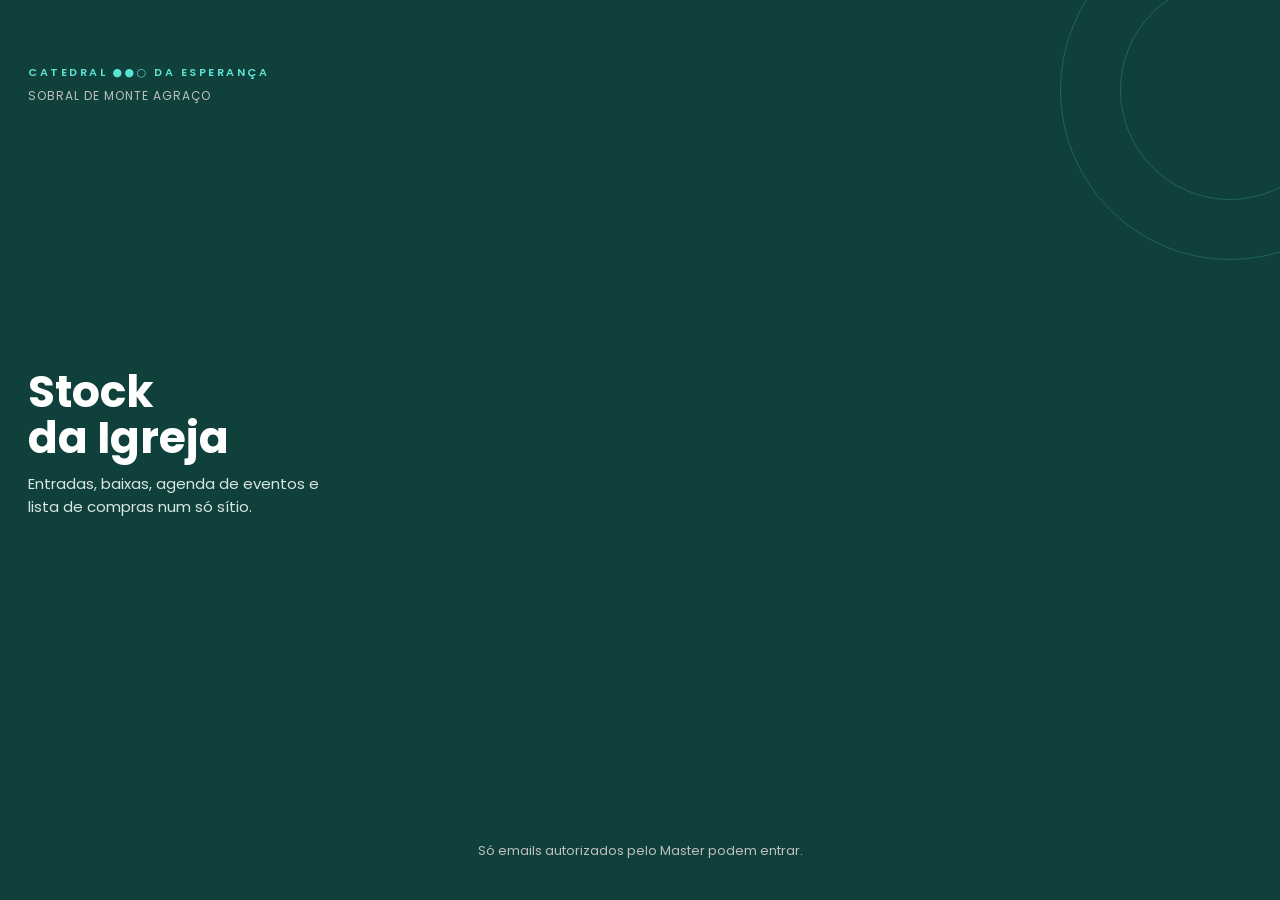
<file: frontend/index.html>
<!doctype html>
<html lang="pt">
<head>
<meta charset="utf-8">
<meta name="viewport" content="width=device-width, initial-scale=1, viewport-fit=cover">
<meta name="robots" content="noindex">
<meta name="theme-color" content="#10403B">
<title>Stock · Catedral da Esperança</title>
<link rel="preconnect" href="https://fonts.googleapis.com">
<link href="https://fonts.googleapis.com/css2?family=Poppins:wght@400;500;600;700&display=swap" rel="stylesheet">
<link rel="stylesheet" href="style.css">
</head>
<body>

<!-- Ecrã de entrada -->
<section class="login" id="ecra-login" hidden>
  <div class="circulo" style="right:-120px;top:-80px;width:340px;height:340px"></div>
  <div class="circulo" style="right:-60px;top:-20px;width:220px;height:220px"></div>
  <p class="marca">CATEDRAL ●●○ DA ESPERANÇA</p>
  <p style="margin:6px 0 0;font-size:12px;letter-spacing:1px;color:#BFBFBF">SOBRAL DE MONTE AGRAÇO</p>
  <div class="meio">
    <h1>Stock<br>da Igreja</h1>
    <p class="sub">Entradas, baixas, agenda de eventos e lista de compras num só sítio.</p>
  </div>
  <div style="display:flex;flex-direction:column;gap:14px">
    <div class="erro-login" id="erro-login" role="alert" hidden></div>
    <div id="botao-google"></div>
    <p class="nota">Só emails autorizados pelo Master podem entrar.</p>
  </div>
</section>

<!-- App -->
<div class="app" id="ecra-app" hidden>
  <header class="topo" id="topo"></header>
  <main class="conteudo" id="conteudo" tabindex="-1"></main>
  <nav class="nav" id="nav" aria-label="Navegação"></nav>
</div>

<dialog id="dialogo"></dialog>

<script src="https://accounts.google.com/gsi/client" async defer></script>
<script src="vendor/qrcode.js"></script>
<script src="config.js"></script>
<script src="api.js"></script>
<script src="app.js"></script>
</body>
</html>
</file>
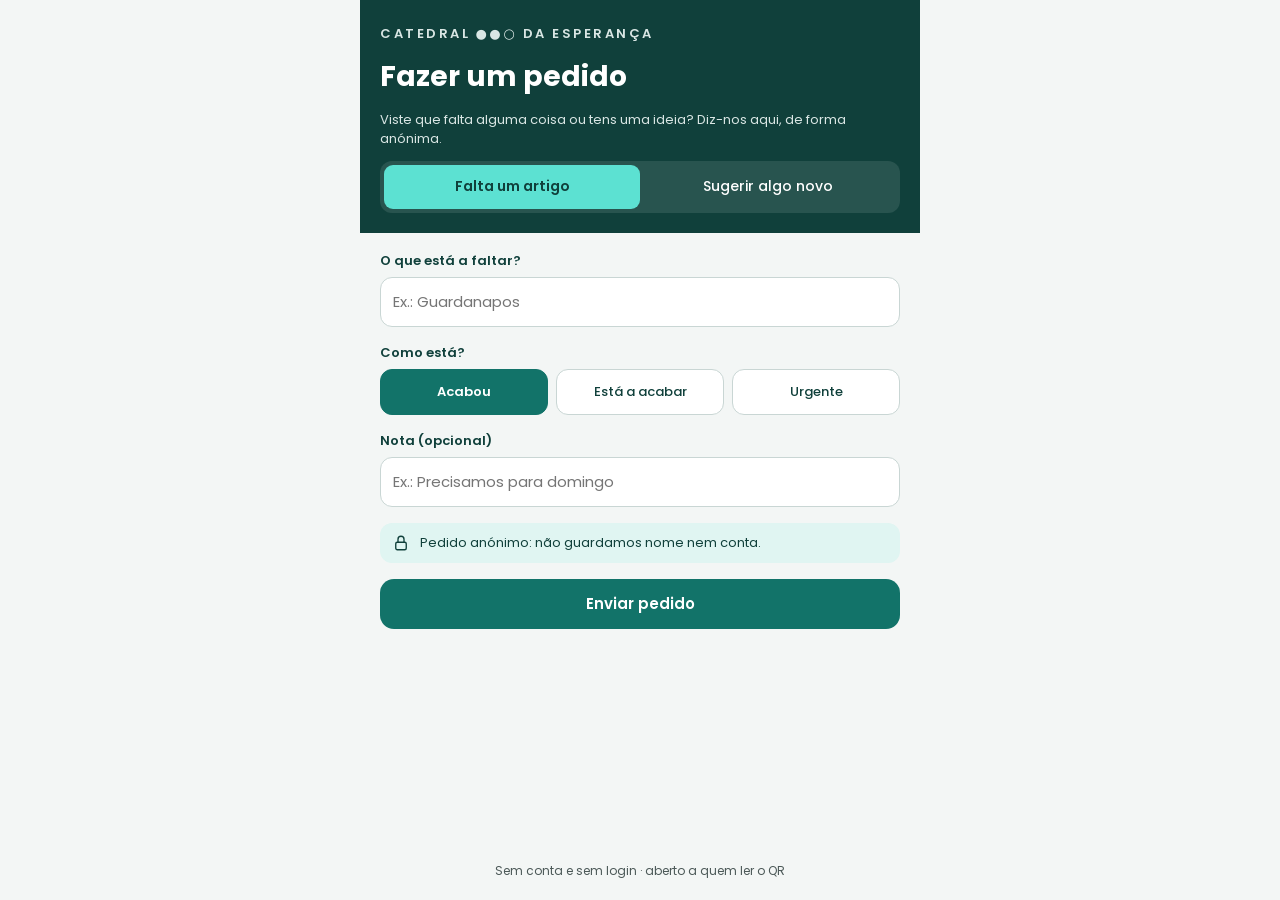
<file: frontend/pedido.html>
<!doctype html>
<html lang="pt">
<head>
<meta charset="utf-8">
<meta name="viewport" content="width=device-width, initial-scale=1, viewport-fit=cover">
<meta name="robots" content="noindex">
<meta name="theme-color" content="#10403B">
<title>Fazer um pedido · Catedral da Esperança</title>
<link rel="preconnect" href="https://fonts.googleapis.com">
<link href="https://fonts.googleapis.com/css2?family=Poppins:wght@400;500;600;700&display=swap" rel="stylesheet">
<link rel="stylesheet" href="style.css">
</head>
<body>
<div class="app">
  <header class="topo">
    <p class="marca">CATEDRAL ●●○ DA ESPERANÇA</p>
    <h1>Fazer um pedido</h1>
    <p>Viste que falta alguma coisa ou tens uma ideia? Diz-nos aqui, de forma anónima.</p>
    <div class="segmento" role="group" aria-label="Tipo de pedido" id="tipo">
      <button type="button" data-tipo="FALTA" aria-pressed="true">Falta um artigo</button>
      <button type="button" data-tipo="IDEIA" aria-pressed="false">Sugerir algo novo</button>
    </div>
  </header>

  <main class="conteudo" id="formulario">
    <form id="form-pedido" novalidate>
      <div style="display:flex;flex-direction:column;gap:16px">
        <div id="bloco-falta" style="display:flex;flex-direction:column;gap:16px">
          <label class="campo">O que está a faltar?
            <input type="text" id="artigo" list="lista-artigos" maxlength="80" placeholder="Ex.: Guardanapos" autocomplete="off">
            <datalist id="lista-artigos"></datalist>
          </label>
          <div class="campo">
            <span id="nivel-label">Como está?</span>
            <div class="opcoes" role="group" aria-labelledby="nivel-label" id="nivel">
              <button type="button" data-nivel="ACABOU" aria-pressed="true">Acabou</button>
              <button type="button" data-nivel="A_ACABAR" aria-pressed="false">Está a acabar</button>
              <button type="button" data-nivel="URGENTE" aria-pressed="false">Urgente</button>
            </div>
          </div>
          <label class="campo">Nota (opcional)
            <input type="text" id="nota" maxlength="200" placeholder="Ex.: Precisamos para domingo">
          </label>
        </div>

        <div id="bloco-ideia" hidden style="display:flex;flex-direction:column;gap:16px">
          <label class="campo">O que sugeres comprar?
            <input type="text" id="texto" maxlength="120" placeholder="Ex.: Talheres de madeira">
          </label>
          <label class="campo">Porquê?
            <textarea id="porque" maxlength="400" rows="3" placeholder="Ex.: Menos plástico nos lanches"></textarea>
          </label>
          <label class="campo">Link ou loja (opcional)
            <input type="url" id="link" maxlength="300" placeholder="https://…" inputmode="url">
          </label>
        </div>

        <div class="honeypot" aria-hidden="true">
          <label>Website <input type="text" id="website" tabindex="-1" autocomplete="off"></label>
        </div>

        <div class="autor-aviso">
          <svg width="18" height="18" viewBox="0 0 24 24" fill="none" stroke="currentColor" stroke-width="1.8" stroke-linecap="round" stroke-linejoin="round" aria-hidden="true"><rect x="5" y="11" width="14" height="10" rx="2"/><path d="M8 11V7a4 4 0 018 0v4"/></svg>
          <span>Pedido anónimo: não guardamos nome nem conta.</span>
        </div>

        <button class="btn bloco" type="submit" id="enviar">Enviar pedido</button>
      </div>
    </form>
  </main>

  <main class="sucesso" id="obrigado" hidden>
    <div class="icone" aria-hidden="true">
      <svg width="36" height="36" viewBox="0 0 24 24" fill="none" stroke="currentColor" stroke-width="2" stroke-linecap="round" stroke-linejoin="round"><path d="M5 12.5l4.5 4.5L19 7.5"/></svg>
    </div>
    <h2>Obrigado!</h2>
    <p>O teu pedido foi enviado. A equipa vai rever e, se for aprovado, entra na lista de compras.</p>
    <button class="btn secundario" type="button" id="outro">Fazer outro pedido</button>
  </main>

  <p class="rodape-publico">Sem conta e sem login · aberto a quem ler o QR</p>
</div>
<script src="config.js"></script>
<script src="api.js"></script>
<script src="pedido.js"></script>
</body>
</html>
</file>
<file: frontend/style.css>
/* Stock da Igreja — Catedral da Esperança. Cores da marca. */
:root {
  --verde: #127369;
  --verde-escuro: #10403B;
  --ciano: #5CE1D2;
  --cinza: #4C5958;
  --fundo: #F3F6F5;
  --cartao: #FFFFFF;
  --linha: #C9D6D4;
  --linha-suave: #E1E8E7;
  --menta: #E0F5F2;
  --texto-claro: #D9E6E4;
  --alerta-fundo: #FDE8E4;
  --alerta: #8A2A1C;
  --raio: 14px;
}

* { box-sizing: border-box; }
html, body { margin: 0; }
body {
  font-family: 'Poppins', system-ui, sans-serif;
  background: var(--fundo);
  color: var(--verde-escuro);
  min-height: 100vh;
  -webkit-font-smoothing: antialiased;
}
a { color: var(--verde); }
a:hover { color: var(--verde-escuro); }
button, input, select, textarea { font: inherit; color: inherit; }
button { cursor: pointer; }
[hidden] { display: none !important; }

.app { max-width: 560px; margin: 0 auto; min-height: 100vh; display: flex; flex-direction: column; background: var(--fundo); }

/* Cabeçalho */
.topo { background: var(--verde-escuro); color: #fff; padding: 24px 20px 20px; display: flex; flex-direction: column; gap: 12px; }
.topo-linha { display: flex; align-items: center; justify-content: space-between; gap: 10px; }
.marca { margin: 0; font-size: 11px; letter-spacing: 2.5px; font-weight: 600; color: var(--ciano); }
.topo h1 { margin: 0; font-size: 28px; font-weight: 700; }
.topo p { margin: 0; font-size: 13px; line-height: 1.5; color: var(--texto-claro); }
.chip-cargo { font-size: 12px; font-weight: 600; padding: 4px 10px; border-radius: 999px; background: var(--ciano); color: var(--verde-escuro); white-space: nowrap; }
.chip-cargo.operador { background: rgba(255,255,255,0.14); color: #fff; }
.btn-sair { background: none; border: 0; color: var(--texto-claro); font-size: 12px; text-decoration: underline; min-height: 44px; padding: 0 4px; }

/* Conteúdo */
.conteudo { flex: 1; padding: 18px 20px 24px; display: flex; flex-direction: column; gap: 12px; }
.secao { font-size: 12px; font-weight: 600; letter-spacing: 1px; color: var(--cinza); margin: 6px 0 0; text-transform: uppercase; }
.cartao { background: var(--cartao); border-radius: var(--raio); box-shadow: 0 1px 2px rgba(16,64,59,0.08); padding: 14px; }
.vazio { text-align: center; color: var(--cinza); font-size: 14px; padding: 28px 10px; }
.carregar { text-align: center; color: var(--cinza); font-size: 14px; padding: 28px 10px; }

/* Listas */
.item { display: flex; align-items: center; gap: 12px; }
.item-texto { flex: 1; min-width: 0; display: flex; flex-direction: column; gap: 2px; }
.item-titulo { font-size: 15px; font-weight: 600; overflow-wrap: anywhere; }
.item-sub { font-size: 12px; color: var(--cinza); overflow-wrap: anywhere; }
.item-num { font-size: 17px; font-weight: 700; white-space: nowrap; text-align: right; }
.item-autor { display: inline-flex; align-items: center; gap: 6px; font-size: 12px; font-weight: 600; color: var(--verde); overflow-wrap: anywhere; }
.badge { display: inline-block; font-size: 11px; font-weight: 600; padding: 2px 8px; border-radius: 999px; background: var(--menta); color: var(--verde-escuro); }
.badge.baixo { background: var(--alerta-fundo); color: var(--alerta); }
.badge.escuro { background: var(--verde-escuro); color: #fff; }

/* Formulários */
.campo { display: flex; flex-direction: column; gap: 6px; font-size: 13px; font-weight: 600; }
.campo input, .campo select, .campo textarea {
  min-height: 50px; padding: 10px 12px; border-radius: 12px; border: 1px solid var(--linha);
  background: #fff; color: var(--verde-escuro); font-size: 15px; font-weight: 400; width: 100%;
}
.campo textarea { resize: vertical; min-height: 90px; }
.campo input:focus, .campo select:focus, .campo textarea:focus { outline: 2px solid var(--verde); outline-offset: 1px; }
.linha-campos { display: grid; grid-template-columns: repeat(2, minmax(0, 1fr)); gap: 10px; }
.honeypot { position: absolute; left: -10000px; width: 1px; height: 1px; overflow: hidden; }

/* Botões */
.btn { min-height: 50px; padding: 0 18px; border-radius: 14px; border: 0; background: var(--verde); color: #fff; font-size: 15px; font-weight: 600; display: inline-flex; align-items: center; justify-content: center; gap: 8px; text-decoration: none; }
.btn:hover { background: var(--verde-escuro); color: #fff; }
.btn:disabled { opacity: 0.55; cursor: default; }
.btn.secundario { background: #fff; color: var(--verde); border: 1.5px solid var(--verde); }
.btn.secundario:hover { background: var(--menta); color: var(--verde-escuro); }
.btn.fantasma { background: transparent; color: var(--cinza); border: 1px solid var(--linha); }
.btn.pequeno { min-height: 44px; font-size: 14px; padding: 0 14px; border-radius: 10px; }
.btn.escuro { background: var(--verde-escuro); }
.btn.bloco { width: 100%; }
.btn-texto { background: none; border: 0; color: var(--cinza); text-decoration: underline; font-size: 13px; min-height: 44px; padding: 0 6px; }
.acoes { display: flex; gap: 10px; }
.acoes > * { flex: 1; }

/* Segmentos / filtros */
.segmento { display: flex; padding: 4px; border-radius: 12px; background: rgba(255,255,255,0.1); }
.segmento button { flex: 1; min-height: 44px; border: 0; border-radius: 9px; background: transparent; color: #fff; font-size: 14px; font-weight: 500; }
.segmento button[aria-pressed="true"] { background: var(--ciano); color: var(--verde-escuro); font-weight: 600; }
.filtros { display: flex; gap: 8px; overflow-x: auto; padding-bottom: 2px; }
.filtros button { flex-shrink: 0; min-height: 40px; padding: 0 14px; border-radius: 999px; border: 1px solid var(--linha); background: #fff; color: var(--verde-escuro); font-size: 13px; font-weight: 500; }
.filtros button[aria-pressed="true"] { background: var(--verde); border-color: var(--verde); color: #fff; }
.opcoes { display: flex; gap: 8px; }
.opcoes button { flex: 1; min-height: 46px; border-radius: 12px; border: 1px solid var(--linha); background: #fff; color: var(--verde-escuro); font-size: 13px; font-weight: 500; }
.opcoes button[aria-pressed="true"] { background: var(--verde); border-color: var(--verde); color: #fff; font-weight: 600; }

/* Pesquisa */
.pesquisa { display: flex; align-items: center; gap: 10px; min-height: 46px; padding: 0 14px; border-radius: 12px; background: rgba(255,255,255,0.1); color: var(--texto-claro); }
.pesquisa input { flex: 1; border: 0; background: transparent; color: #fff; font-size: 15px; outline: none; min-height: 44px; }
.pesquisa input::placeholder { color: var(--texto-claro); }

/* Stepper */
.stepper { display: flex; align-items: center; gap: 10px; }
.stepper button { width: 50px; height: 50px; border-radius: 12px; border: 1px solid var(--linha); background: #fff; font-size: 22px; flex-shrink: 0; }
.stepper input { text-align: center; font-size: 20px; font-weight: 700; }

/* Aviso de autor */
.autor-aviso { display: flex; align-items: center; gap: 10px; padding: 10px 12px; border-radius: 12px; background: var(--menta); font-size: 13px; overflow-wrap: anywhere; }

/* Checkbox de recomendação */
.rec { display: flex; align-items: flex-start; gap: 12px; cursor: pointer; }
.rec input { width: 22px; height: 22px; margin: 2px 0 0; accent-color: var(--verde); flex-shrink: 0; }
.rec.feita .item-titulo { text-decoration: line-through; color: var(--cinza); }

/* QR */
.qr-cartao { display: flex; align-items: center; gap: 14px; background: #fff; color: var(--verde-escuro); border-radius: var(--raio); padding: 12px; }
.qr-caixa { width: 96px; height: 96px; flex-shrink: 0; }
.qr-caixa img, .qr-caixa canvas { width: 96px !important; height: 96px !important; }
.qr-grande { width: 220px; height: 220px; margin: 0 auto; }
.qr-grande img, .qr-grande canvas { width: 220px !important; height: 220px !important; }

/* Upload */
.upload { display: flex; align-items: center; justify-content: center; gap: 10px; min-height: 52px; border-radius: 14px; border: 1.5px dashed var(--ciano); background: rgba(92,225,210,0.08); color: #fff; font-size: 15px; font-weight: 600; cursor: pointer; text-align: center; padding: 0 12px; }
.upload input { position: absolute; width: 1px; height: 1px; opacity: 0; }
.upload:focus-within { outline: 2px solid var(--ciano); outline-offset: 2px; }

/* Navegação inferior */
.nav { position: sticky; bottom: 0; display: flex; justify-content: space-around; padding: 8px 4px calc(10px + env(safe-area-inset-bottom)); background: #fff; border-top: 1px solid var(--linha-suave); }
.nav a { display: flex; flex-direction: column; align-items: center; gap: 2px; min-width: 56px; min-height: 48px; justify-content: center; font-size: 11px; color: var(--cinza); text-decoration: none; }
.nav a[aria-current="page"] { color: var(--verde); font-weight: 600; }
.nav svg { width: 22px; height: 22px; }

/* Login */
.login { min-height: 100vh; background: var(--verde-escuro); color: #fff; display: flex; flex-direction: column; padding: 64px 28px 40px; position: relative; overflow: hidden; }
.login .circulo { position: absolute; border-radius: 50%; border: 1px solid rgba(92,225,210,0.22); pointer-events: none; }
.login h1 { margin: 0; font-size: 44px; line-height: 1.05; font-weight: 700; }
.login .meio { flex: 1; display: flex; flex-direction: column; justify-content: center; gap: 12px; }
.login .sub { margin: 0; font-size: 15px; line-height: 1.5; color: var(--texto-claro); max-width: 300px; }
.login .nota { margin: 0; font-size: 13px; line-height: 1.5; color: #BFBFBF; text-align: center; }
.login .erro-login { background: var(--alerta-fundo); color: var(--alerta); border-radius: 12px; padding: 10px 12px; font-size: 14px; }
#botao-google { display: flex; justify-content: center; min-height: 44px; }

/* Sucesso */
.sucesso { flex: 1; display: flex; flex-direction: column; align-items: center; justify-content: center; gap: 14px; padding: 32px; text-align: center; }
.sucesso .icone { width: 72px; height: 72px; border-radius: 50%; background: var(--menta); color: var(--verde); display: flex; align-items: center; justify-content: center; }
.sucesso h2 { margin: 0; font-size: 22px; }
.sucesso p { margin: 0; font-size: 15px; line-height: 1.5; color: var(--cinza); max-width: 300px; }

/* Toast */
.toast { position: fixed; left: 50%; bottom: 90px; transform: translate(-50%, 20px); background: var(--verde-escuro); color: #fff; padding: 12px 16px; border-radius: 12px; font-size: 14px; opacity: 0; pointer-events: none; transition: opacity .2s, transform .2s; max-width: calc(100vw - 32px); z-index: 50; }
.toast.visivel { opacity: 1; transform: translate(-50%, 0); }
.toast.erro { background: var(--alerta); }

/* Diálogo */
dialog { border: 0; border-radius: 18px; padding: 20px; width: min(440px, calc(100vw - 32px)); color: var(--verde-escuro); }
dialog::backdrop { background: rgba(16,64,59,0.55); }
dialog h2 { margin: 0 0 12px; font-size: 20px; }
dialog form { display: flex; flex-direction: column; gap: 12px; }

.rodape-publico { margin: 0; padding: 12px 20px 20px; font-size: 12px; line-height: 1.5; color: var(--cinza); text-align: center; }

@media (prefers-reduced-motion: reduce) { .toast { transition: none; } }

/* Agenda */
.dia { flex: none; width: 52px; height: 56px; border-radius: 12px; background: var(--menta); color: var(--verde-escuro); display: flex; flex-direction: column; align-items: center; justify-content: center; line-height: 1.1; }
.dia b { font-size: 22px; font-weight: 700; }
.dia small { font-size: 11px; font-weight: 600; letter-spacing: 1px; }
.aviso-falta, .aviso-ok { border-radius: var(--raio); padding: 12px 14px; font-size: 14px; font-weight: 600; }
.aviso-falta { background: var(--alerta-fundo); color: var(--alerta); }
.aviso-ok { background: var(--menta); color: var(--verde-escuro); }
.linha-item-ev { display: grid; grid-template-columns: minmax(0, 1fr) 84px 44px; gap: 10px; align-items: end; }
.linha-item-ev .btn { padding: 0; min-height: 44px; }
</file>
